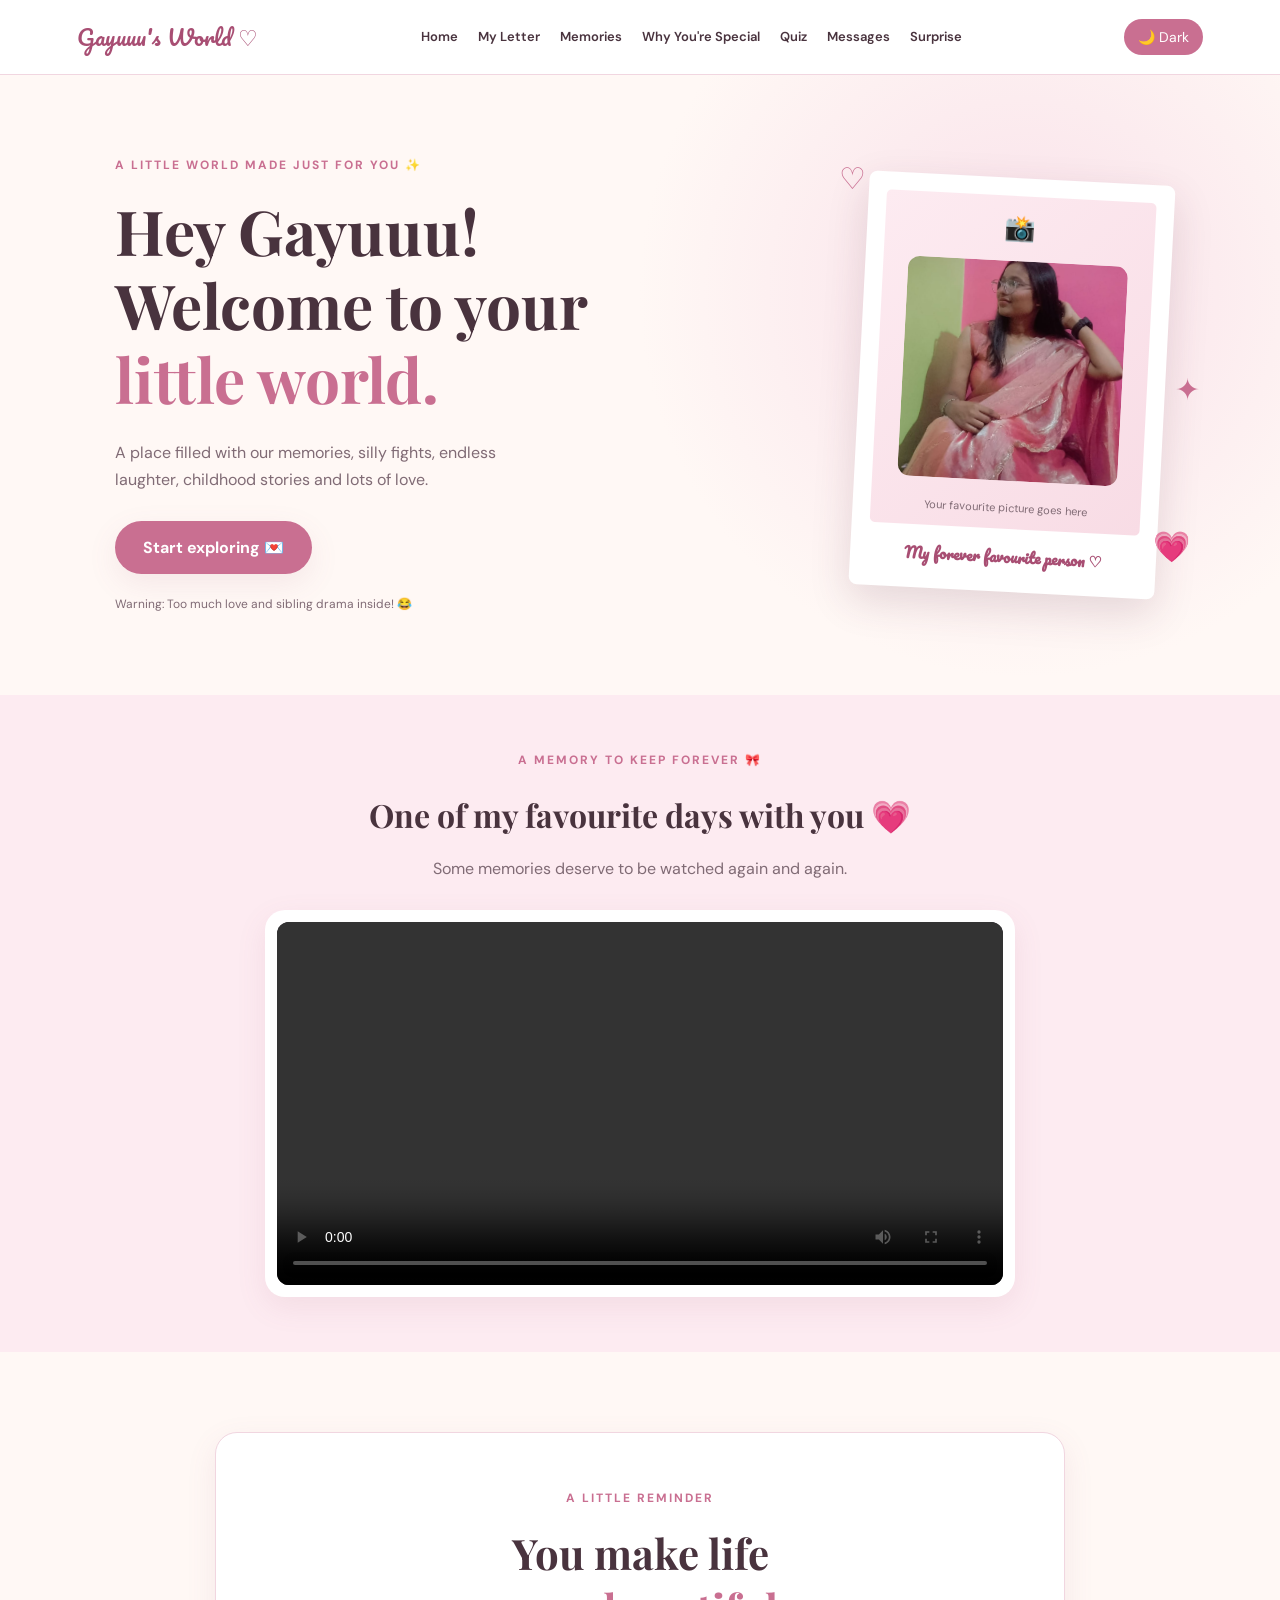
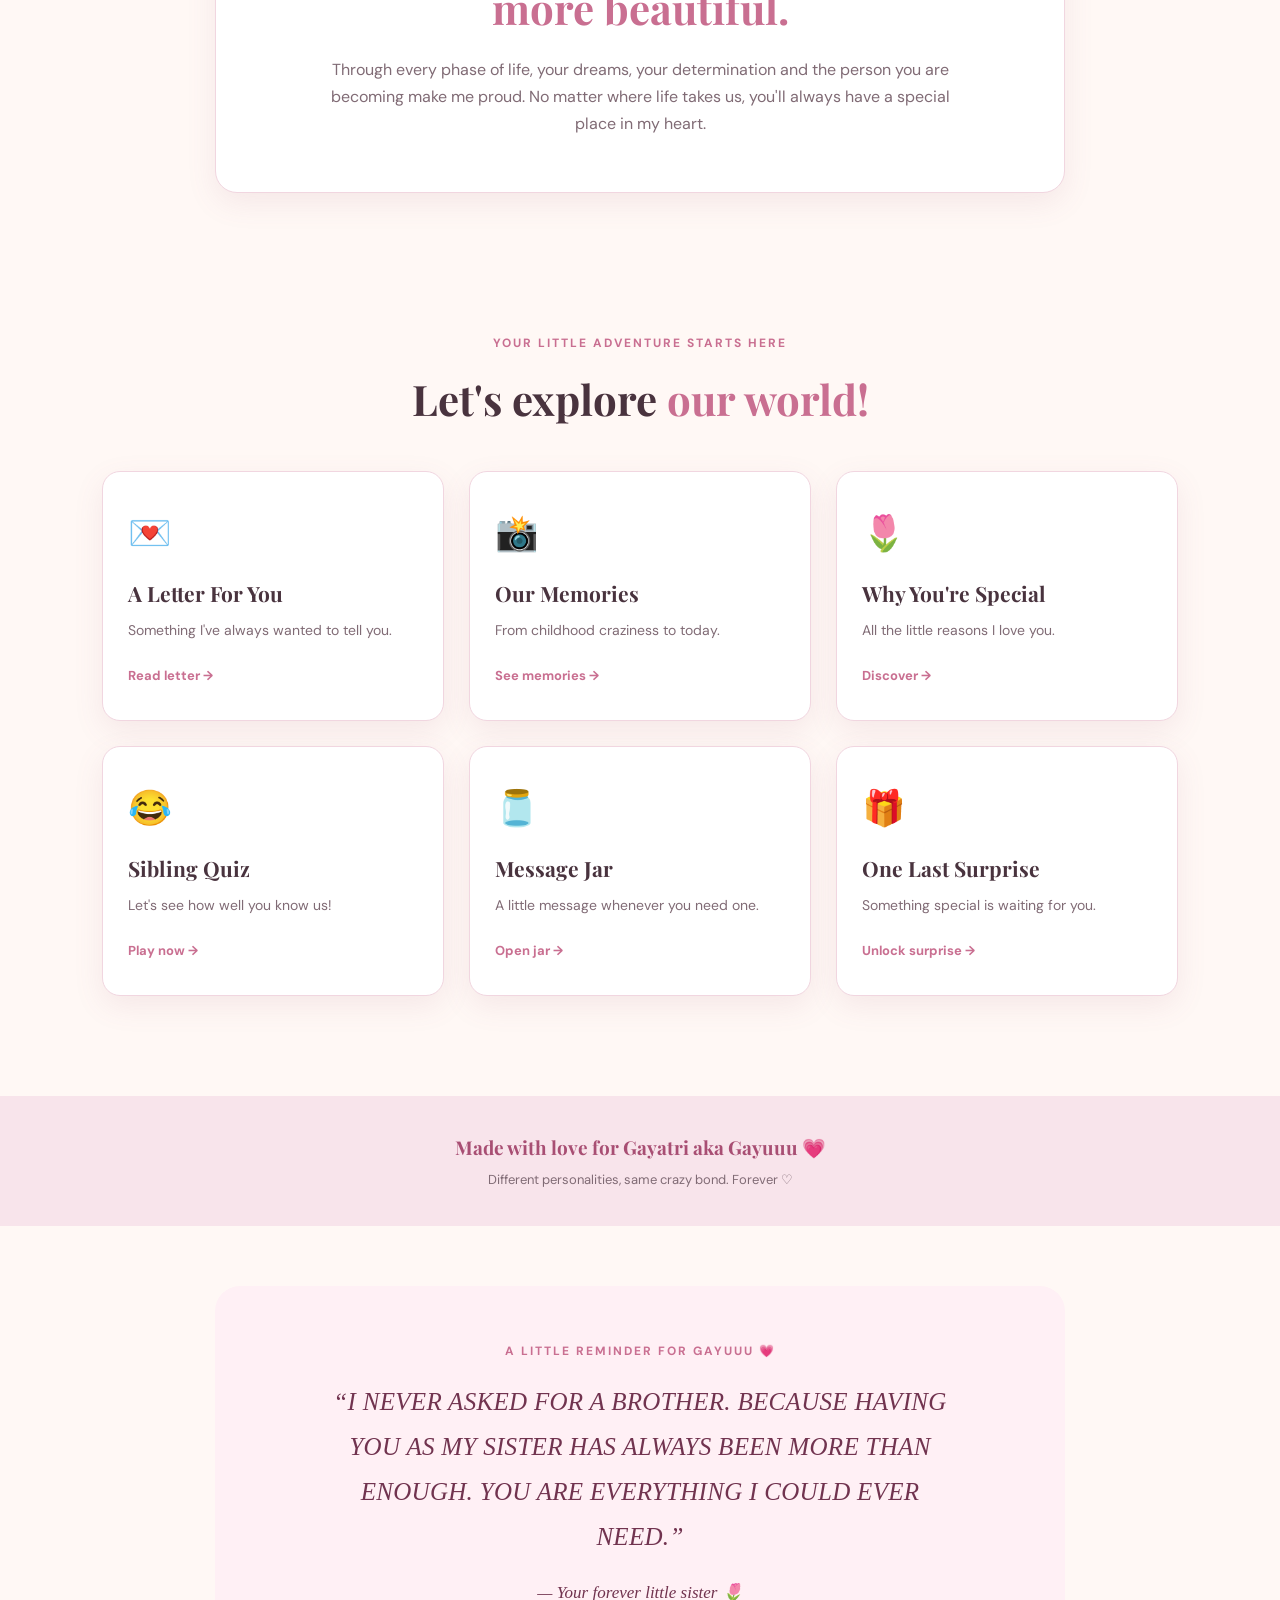
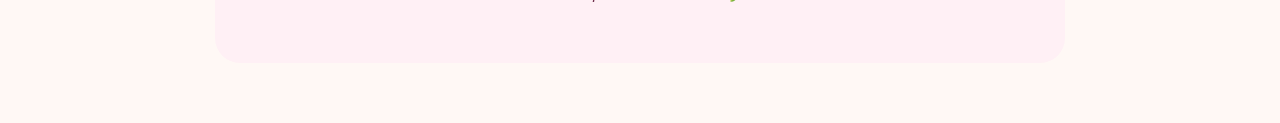
<file: index.html>
<!DOCTYPE html>
<html lang="en">
<head>
    <meta charset="UTF-8">
    <meta name="viewport" content="width=device-width, initial-scale=1.0">

    <title>Gayuuu's World 💗</title>

    <link rel="stylesheet" href="style.css">

    <link href="https://fonts.googleapis.com/css2?family=DM+Sans:wght@400;500;600;700&family=Pacifico&family=Playfair+Display:wght@500;600;700&display=swap" rel="stylesheet">
</head>

<body>

    <nav class="navbar">
        <a href="index.html" class="logo">Gayuuu's World ♡</a>

        <div class="nav-links">
            <a href="index.html">Home</a>
            <a href="letter.html">My Letter</a>
            <a href="memories.html">Memories</a>
            <a href="special.html">Why You're Special</a>
            <a href="quiz.html">Quiz</a>
            <a href="messages.html">Messages</a>
            <a href="surprise.html">Surprise</a>
        </div>
    </nav>

    <main>

        <section class="hero">

            <div class="hero-content">

                <p class="eyebrow">
                    A LITTLE WORLD MADE JUST FOR YOU ✨
                </p>

                <h1>
                    Hey Gayuuu! <br>
                    Welcome to your <span>little world.</span>
                </h1>

                <p class="hero-description">
                    A place filled with our memories,
                    silly fights, endless laughter,
                    childhood stories and lots of love.
                </p>

                <a href="letter.html" class="main-btn">
                    Start exploring 💌
                </a>

                <p class="small-note">
                    Warning: Too much love and sibling drama inside! 😂
                </p>

            </div>

            <div class="hero-image">

                <div class="polaroid">
                    <div class="image-placeholder">
                        <span>📸</span>
                        <img src="images/dii.png" alt="My Favourite Person"
     class="favourite-person-img">
                        <p>Your favourite picture goes here</p>
                    </div>

                    <h3>My forever favourite person ♡</h3>
                </div>

                <span class="floating-heart heart-one">♡</span>
                <span class="floating-heart heart-two">💗</span>
                <span class="floating-heart heart-three">✦</span>

            </div>
 
        </section>


<section class="birthday-video-section">
    <p class="eyebrow">A MEMORY TO KEEP FOREVER 🎀</p>
    <h2>One of my favourite days with you 💗</h2>
    <p>Some memories deserve to be watched again and again.</p>

    <div class="birthday-video-frame">
        <video controls playsinline preload="auto">
            <source src="./videos/birthday.mp4" type="video/mp4">
            Your browser does not support this video.
        </video>
    </div>
</section>


       
    <section class="welcome-message">

    <p class="eyebrow">A LITTLE REMINDER</p>

    <h2>
        You make life <br>
        <span>more beautiful.</span>
    </h2>

    <p>
        Through every phase of life, your dreams, your
        determination and the person you are becoming
        make me proud. No matter where life takes us,
        you'll always have a special place in my heart.
    </p>

    </section>

           

        <section class="explore">

            <p class="eyebrow">YOUR LITTLE ADVENTURE STARTS HERE</p>

            <h2>Let's explore <span>our world!</span></h2>

            <div class="explore-grid">

                <a href="letter.html" class="explore-card">
                    <span>💌</span>
                    <h3>A Letter For You</h3>
                    <p>Something I've always wanted to tell you.</p>
                    <b>Read letter →</b>
                </a>

                <a href="memories.html" class="explore-card">
                    <span>📸</span>
                    <h3>Our Memories</h3>
                    <p>From childhood craziness to today.</p>
                    <b>See memories →</b>
                </a>

                <a href="special.html" class="explore-card">
                    <span>🌷</span>
                    <h3>Why You're Special</h3>
                    <p>All the little reasons I love you.</p>
                    <b>Discover →</b>
                </a>

                <a href="quiz.html" class="explore-card">
                    <span>😂</span>
                    <h3>Sibling Quiz</h3>
                    <p>Let's see how well you know us!</p>
                    <b>Play now →</b>
                </a>

                <a href="messages.html" class="explore-card">
                    <span>🫙</span>
                    <h3>Message Jar</h3>
                    <p>A little message whenever you need one.</p>
                    <b>Open jar →</b>
                </a>

                <a href="surprise.html" class="explore-card">
                    <span>🎁</span>
                    <h3>One Last Surprise</h3>
                    <p>Something special is waiting for you.</p>
                    <b>Unlock surprise →</b>
                </a>

            </div>

        </section>

    </main>

    <footer>
        <h3>Made with love for Gayatri aka Gayuuu 💗</h3>
        <p>Different personalities, same crazy bond. Forever ♡</p>
    </footer>

    <script src="script.js"></script>
<section class="sister-quote">
    <p class="eyebrow">A LITTLE REMINDER FOR GAYUUU 💗</p>
    <h2>
        “I NEVER ASKED FOR A BROTHER. BECAUSE HAVING YOU AS MY
        SISTER HAS ALWAYS BEEN MORE THAN ENOUGH.
        YOU ARE EVERYTHING I COULD EVER NEED.”
    </h2>
    <p>— Your forever little sister 🌷</p>
</section>
</body>
</html>
</file>
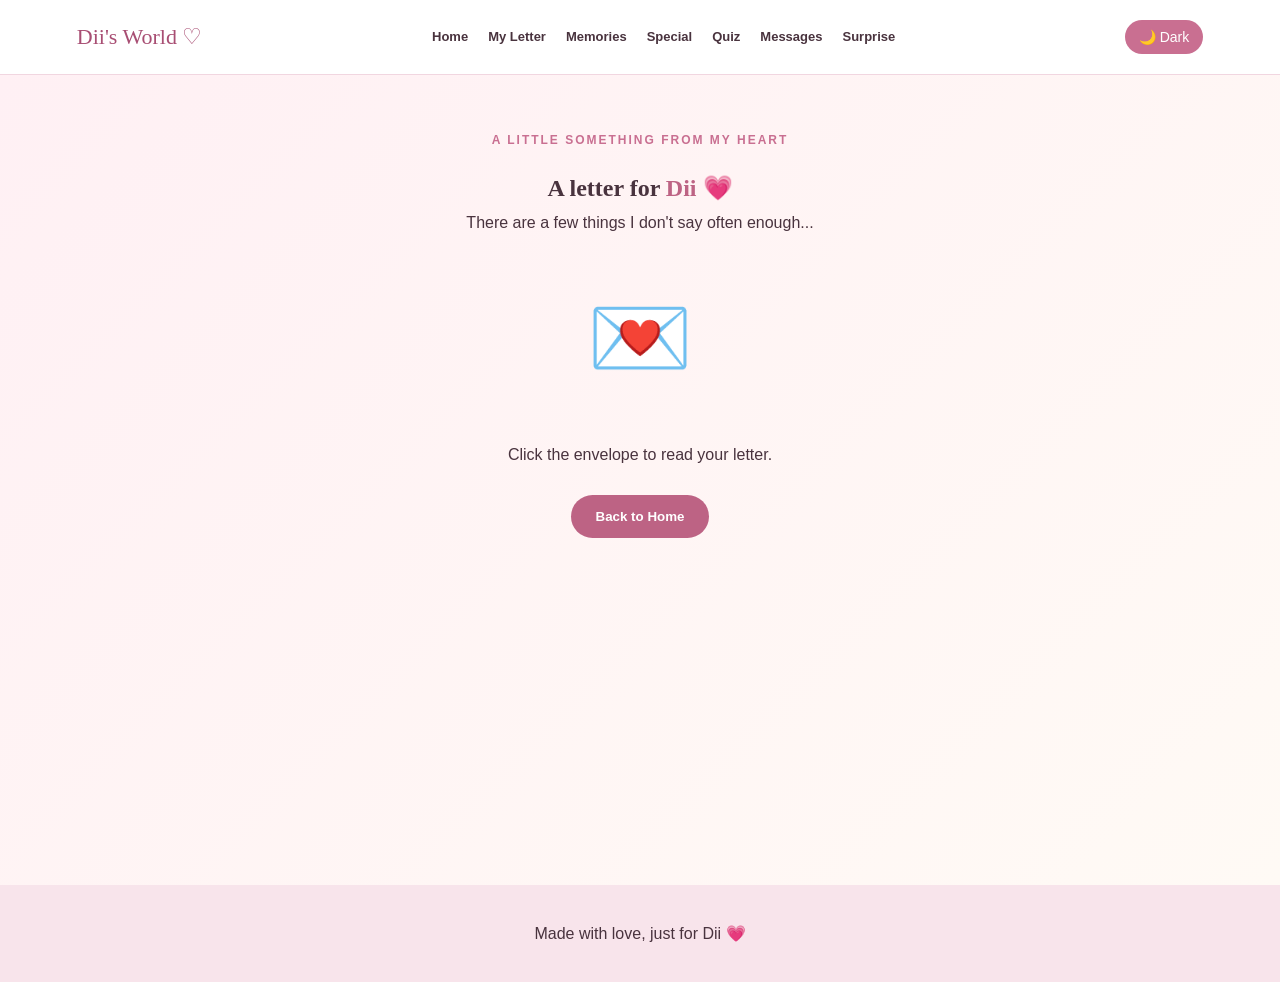
<file: letter.html>
<!DOCTYPE html>
<html lang="en">
<head>
    <meta charset="UTF-8">
    <meta name="viewport" content="width=device-width, initial-scale=1.0">
    <title>A Letter For Dii 💌</title>
    <link rel="stylesheet" href="style.css">
    <style>
        .letter-page {
            min-height: 90vh;
            padding: 70px 20px;
            text-align: center;
            background: linear-gradient(135deg, #fff0f4, #fffaf5);
        }

        .envelope {
            font-size: 85px;
            cursor: pointer;
            display: inline-block;
            transition: transform .4s;
            margin: 30px;
        }

        .envelope:hover {
            transform: scale(1.15) rotate(-8deg);
        }

        .personal-letter {
            display: none;
            max-width: 750px;
            margin: 35px auto;
            padding: 45px;
            text-align: left;
            background: #fffdf8;
            border: 1px solid #f0dce2;
            border-radius: 5px;
            box-shadow: 0 15px 45px #75475b20;
            animation: letterOpen 1s ease;
            line-height: 2;
        }

        .personal-letter h2 {
            color: #bd6384;
            font-family: 'Pacifico', cursive;
            margin-bottom: 25px;
        }

        .personal-letter p {
            margin-bottom: 20px;
            color: #755966;
        }

        .personal-letter .ending {
            font-family: 'Pacifico', cursive;
            color: #bd6384;
            font-size: 20px;
        }

        .letter-btn {
            border: none;
            padding: 14px 25px;
            border-radius: 30px;
            background: #bd6384;
            color: white;
            cursor: pointer;
            font-weight: bold;
        }

        @keyframes letterOpen {
            from {
                opacity: 0;
                transform: translateY(30px);
            }
            to {
                opacity: 1;
                transform: translateY(0);
            }
        }

        @media(max-width: 600px) {
            .personal-letter {
                padding: 25px;
            }
        }
    </style>
</head>

<body>

<nav class="navbar">
    <a href="index.html" class="logo">Dii's World ♡</a>
    <div class="nav-links">
        <a href="index.html">Home</a>
        <a href="letter.html">My Letter</a>
        <a href="memories.html">Memories</a>
        <a href="special.html">Special</a>
        <a href="quiz.html">Quiz</a>
        <a href="messages.html">Messages</a>
        <a href="surprise.html">Surprise</a>
    </div>
</nav>

<section class="letter-page">

    <p class="eyebrow">A LITTLE SOMETHING FROM MY HEART</p>

    <h1 style="font-family:'Playfair Display';">
        A letter for <span style="color:#bd6384;">Dii 💗</span>
    </h1>

    <p>There are a few things I don't say often enough...</p>

    <div class="envelope" onclick="openMyLetter()">
        💌
    </div>

    <p>Click the envelope to read your letter.</p>

 
<article class="personal-letter" id="myLetter">

    <h2>Dear Dii, 💗</h2>

    <p>
        I may not express it every day, but having you
        in my life is something I will always be grateful for. 🥹
    </p>

    <p>
        We've shared so many moments together. Some were
        ordinary, some unforgettable, and some that only
        we could ever understand. Every one of them has
        become a part of our story. 📸
    </p>

    <p>
        One thing I truly admire about you is your
        determination. I see how focused you are on your
        studies, your future and the life you want to build
        for yourself. ✨
    </p>

    <p>
        I hope you never stop dreaming big. Whether you
        discover a new passion, start your own business
        or take a completely different path, I hope you
        always have the courage to follow what you believe in. 🌷
    </p>

    <p>
        I wish you success, independence, happiness and
        the confidence to handle every challenge that
        comes your way. You deserve to see your hard work
        turn into something beautiful. 🌟
    </p>

    <p>
        And remember, you don't have to have everything
        figured out right now. Take your time, learn,
        explore and grow. I'll always be cheering for you. 🤍
    </p>

    <p>
        No matter how much life changes or how busy we
        become, I hope we always make time for each other.
        Some bonds are too precious to be affected by time
        or distance. 🫂
    </p>

    <p class="ending">
        I love you, Dii. Always believe in yourself. ❤️
        <br><br>
        With all my love,<br>
        Your forever supporter ♡
    </p>

</article>

    <br>

    <button class="letter-btn"
        onclick="window.location.href='index.html'">
        Back to Home
    </button>

</section>

<footer>
    Made with love, just for Dii 💗
</footer>

<script>
    function openMyLetter() {
        const letter = document.getElementById("myLetter");

        letter.style.display = "block";

        letter.scrollIntoView({
            behavior: "smooth",
            block: "start"
        });

        document.querySelector(".envelope").innerHTML = "💗";
    }
</script>

<script src="script.js"></script>

</body>
</html>
</file>
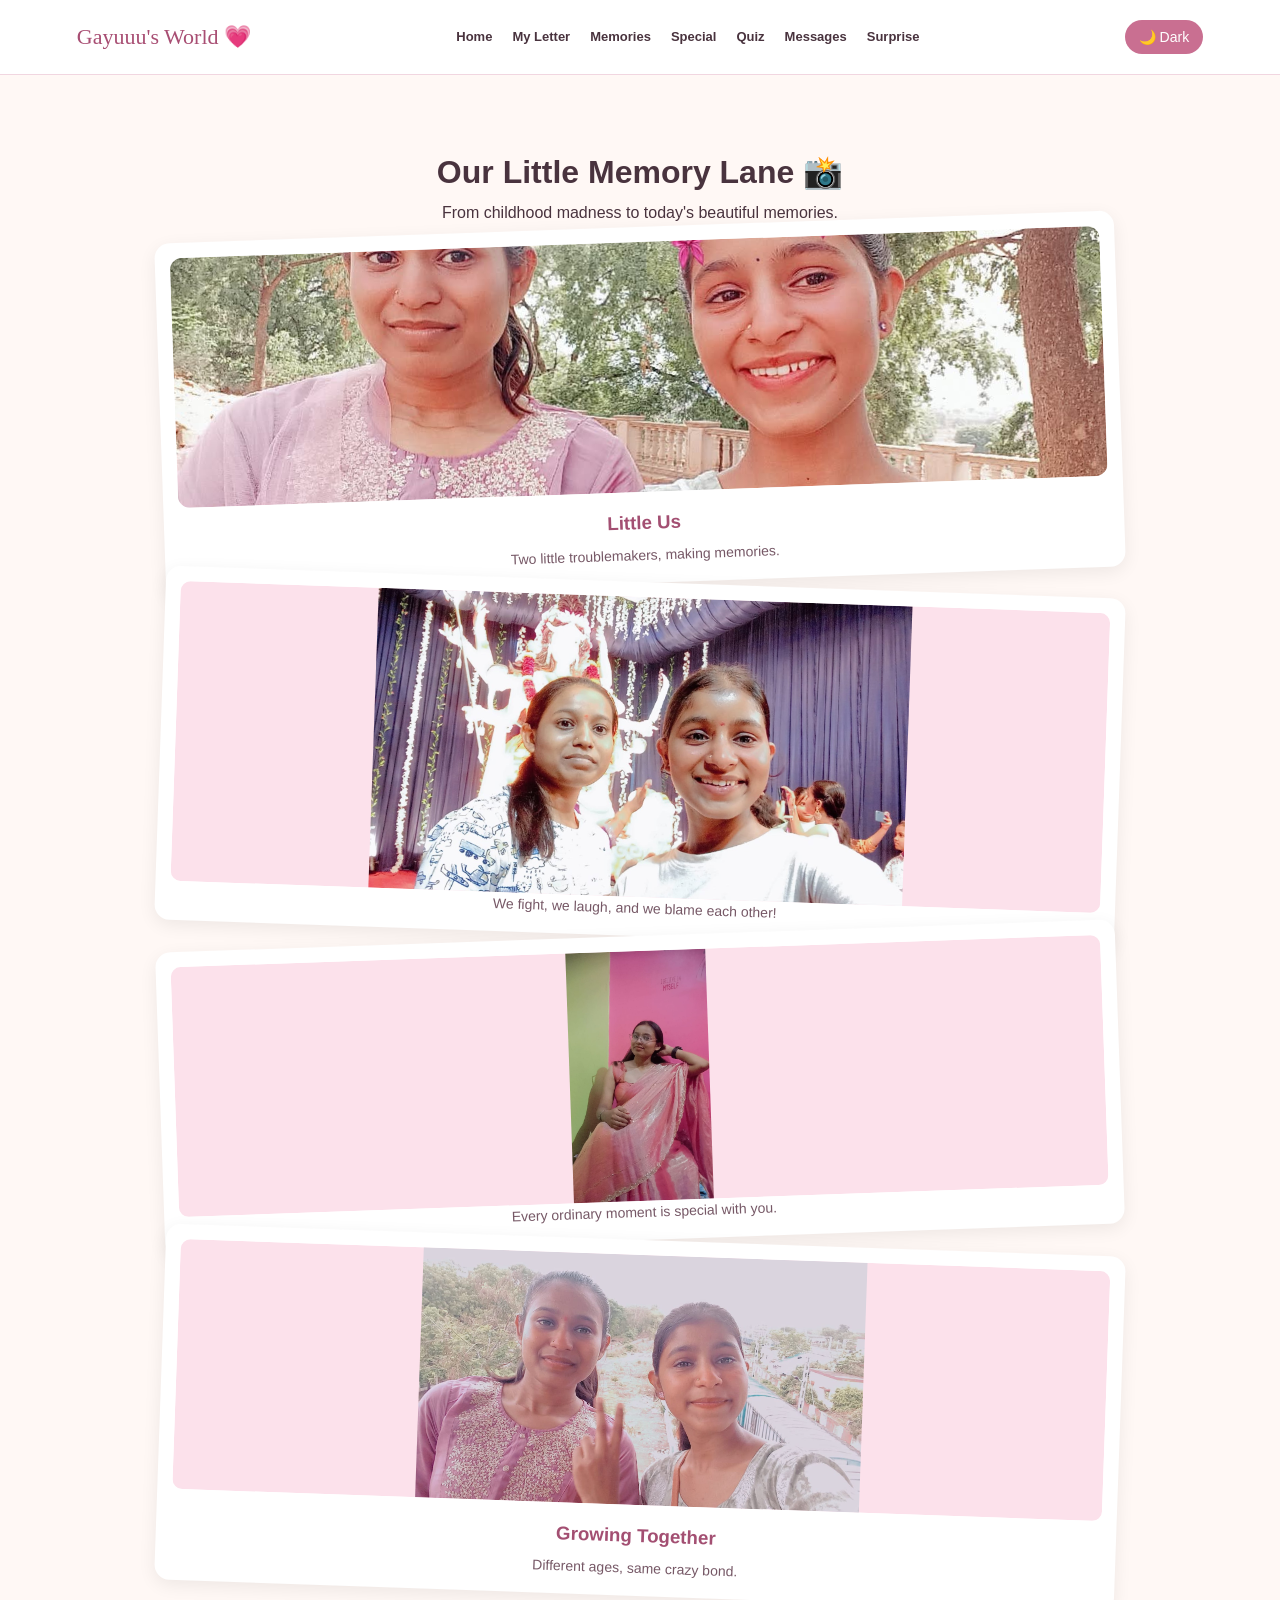
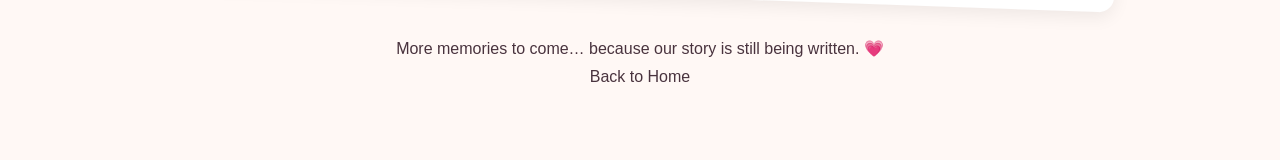
<file: memories.html>
<!DOCTYPE html>
<html lang="en">
<head>
    <meta charset="UTF-8">
    <meta name="viewport" content="width=device-width, initial-scale=1.0">
    <title>Our Memories 💗</title>
    <link rel="stylesheet" href="style.css">
    <style>
        .memories-page {
            max-width: 1000px;
            margin: 50px auto;
            padding: 20px;
            text-align: center;
        }

        .memory-grid {
            display: grid;
            grid-template-columns: repeat(auto-fit, minmax(220px, 1fr));
            gap: 25px;
            margin-top: 35px;
        }

        .memory-card {
            background: white;
            padding: 15px;
            border-radius: 15px;
            box-shadow: 0 5px 18px #00000012;
            transform: rotate(-2deg);
        }

        .memory-card:nth-child(even) {
            transform: rotate(2deg);
        }

        .memory-photo {
            height: 210px;
            background: #fce1eb;
            border: 2px dashed #d98da9;
            border-radius: 10px;
            display: flex;
            align-items: center;
            justify-content: center;
            color: #98536f;
            padding: 10px;
        }

        .memory-card h3 {
            color: #a34f72;
            margin: 15px 0 5px;
        }

        .memory-card p {
            color: #765866;
            font-size: 14px;
        }
    </style>
</head>
<body>

    <nav class="navbar">
        <div class="logo">Gayuuu's World 💗</div>
        <div class="nav-links">
            <a href="index.html">Home</a>
            <a href="letter.html">My Letter</a>
            <a href="memories.html">Memories</a>
            <a href="special.html">Special</a>
            <a href="quiz.html">Quiz</a>
            <a href="messages.html">Messages</a>
            <a href="surprise.html">Surprise</a>
        </div>
    </nav>

    <main class="memories-page">
        <h1>Our Little Memory Lane 📸</h1>
        <p>From childhood madness to today's beautiful memories.</p>

        <div class="memory-card">
    <div class="photo-frame">
        <img src="images/childhood.png" alt="Our childhood memory">
    </div>
    <h3>Little Us</h3>
    <p>Two little troublemakers, making memories.</p>
</div>

            <div class="memory-card">
               <img src="images/together.png" alt="Our childhood memory"
     style="width:100%; height:300px; object-fit:contain;
     border-radius:10px; background:#fce1eb;">
                <p>We fight, we laugh, and we blame each other!</p>
            </div>

            <div class="memory-card">
                <img src="images/gayatri.png" alt="Gayatri"
     style="width:100%; height:250px; object-fit:contain; 
     border-radius:10px; background:#fce1eb;">
                <p>Every ordinary moment is special with you.</p>
            </div>

            <div class="memory-card">
                <img src="images/both.png" alt="Our special memory"
     style="width:100%; height:250px; object-fit:contain;
     border-radius:10px; background:#fce1eb;">
                <h3>Growing Together</h3>
                <p>Different ages, same crazy bond.</p>
            </div>
        </div>

        <p style="margin-top: 40px;">More memories to come… because our story is still being written. 💗</p>
        <a href="index.html" class="btn">Back to Home</a>
    </main>

    <script src="script.js"></script>
</body>
</html>
</file>
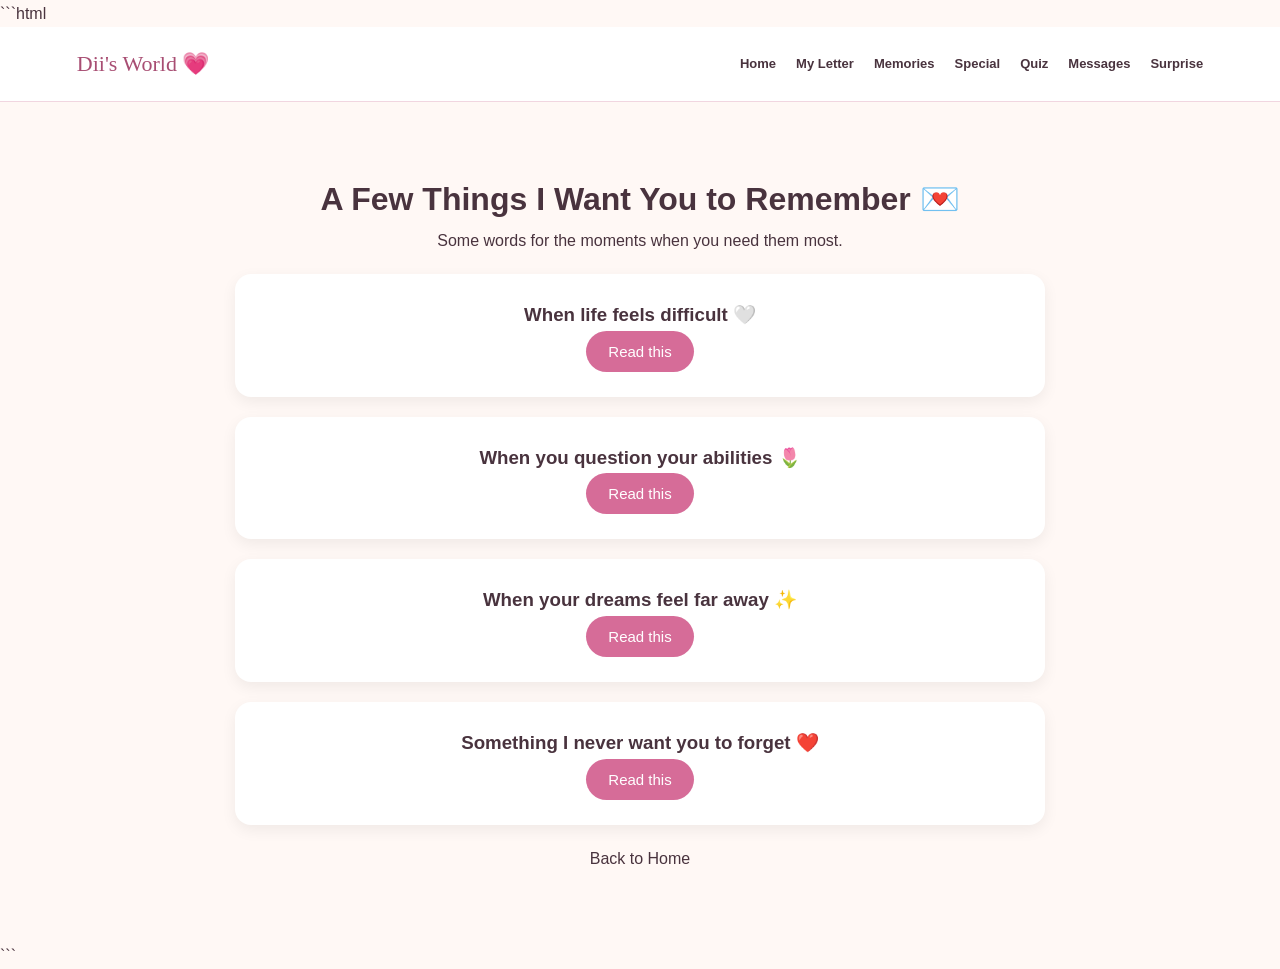
<file: messages.html>
```html
<!DOCTYPE html>
<html lang="en">
<head>
    <meta charset="UTF-8">
    <meta name="viewport" content="width=device-width, initial-scale=1.0">
    <title>Messages For Dii 💌</title>
    <link rel="stylesheet" href="style.css">

    <style>
        .messages-page {
            max-width: 850px;
            margin: 50px auto;
            padding: 20px;
            text-align: center;
        }

        .message-card {
            background: white;
            padding: 25px;
            margin: 20px 0;
            border-radius: 16px;
            box-shadow: 0 5px 15px #00000010;
        }

        .message-card button {
            background: #d66c98;
            color: white;
            border: none;
            padding: 12px 22px;
            border-radius: 25px;
            cursor: pointer;
            font-size: 15px;
        }

        .hidden-message {
            display: none;
            color: #a34f72;
            margin-top: 18px;
            font-size: 17px;
        }
    </style>
</head>

<body>

    <nav class="navbar">
        <div class="logo">Dii's World 💗</div>
        <div class="nav-links">
            <a href="index.html">Home</a>
            <a href="letter.html">My Letter</a>
            <a href="memories.html">Memories</a>
            <a href="special.html">Special</a>
            <a href="quiz.html">Quiz</a>
            <a href="messages.html">Messages</a>
            <a href="surprise.html">Surprise</a>
        </div>
    </nav>

    <main class="messages-page">

        <h1>A Few Things I Want You to Remember 💌</h1>
        <p>Some words for the moments when you need them most.</p>

        <div class="message-card">
            <h3>When life feels difficult 🤍</h3>
            <button onclick="revealMessage('msg1')">Read this</button>
            <p class="hidden-message" id="msg1">
                You don't have to be strong every single day.
                Take your time, breathe and remember that you
                never have to face everything alone. I'm here.
            </p>
        </div>

        <div class="message-card">
            <h3>When you question your abilities 🌷</h3>
            <button onclick="revealMessage('msg2')">Read this</button>
            <p class="hidden-message" id="msg2">
                Don't underestimate how far your efforts can
                take you. Keep learning, keep trying and trust
                yourself. Your journey is worth believing in.
            </p>
        </div>

        <div class="message-card">
            <h3>When your dreams feel far away ✨</h3>
            <button onclick="revealMessage('msg3')">Read this</button>
            <p class="hidden-message" id="msg3">
                You don't need to have every answer today.
                Keep taking small steps towards the life you
                want. I hope you achieve everything you work for.
            </p>
        </div>

        <div class="message-card">
            <h3>Something I never want you to forget ❤️</h3>
            <button onclick="revealMessage('msg4')">Read this</button>
            <p class="hidden-message" id="msg4">
                No achievement, distance or change in life
                could ever make you less important to me.
                You are my Dii, and I will always love you.
            </p>
        </div>

        <a href="index.html" class="btn">Back to Home</a>

    </main>

    <script>
        function revealMessage(id) {
            const message = document.getElementById(id);

            if (message.style.display === "block") {
                message.style.display = "none";
            } else {
                message.style.display = "block";
            }
        }
    </script>

</body>
</html>
```
</file>
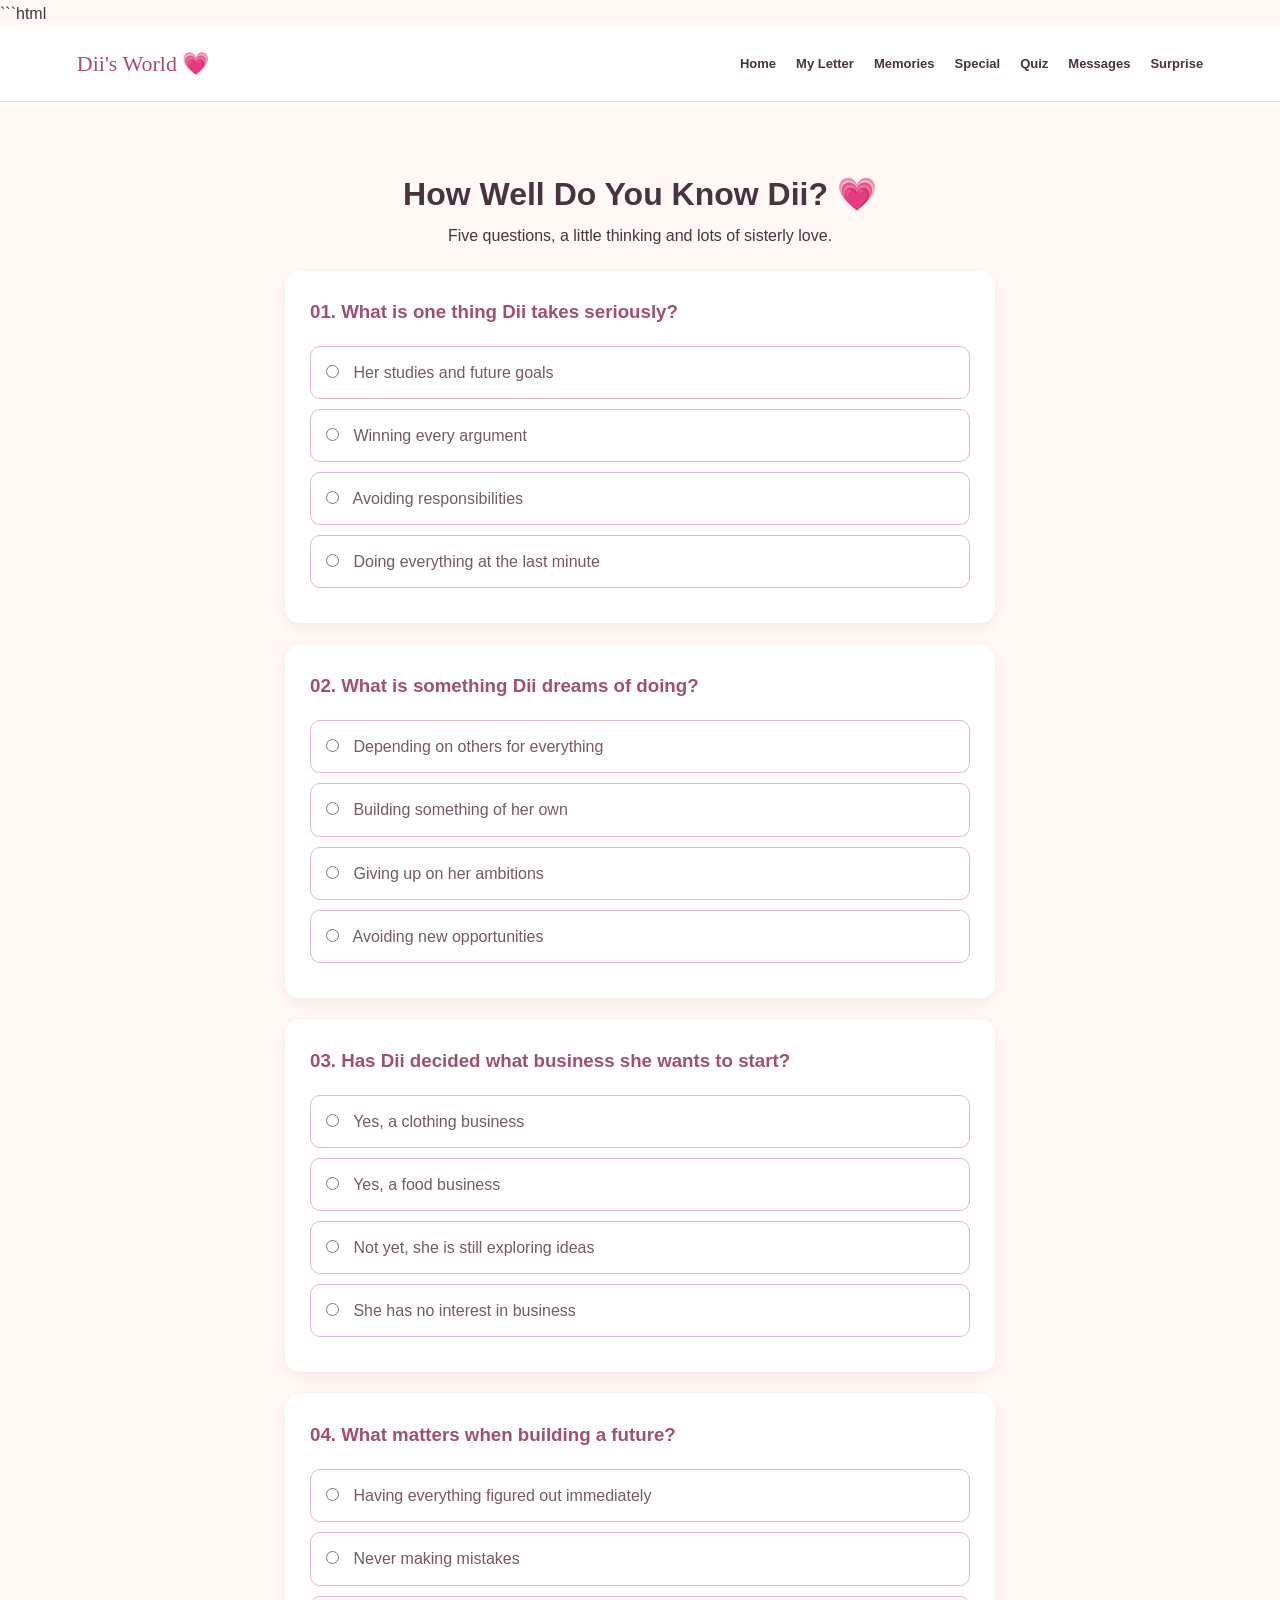
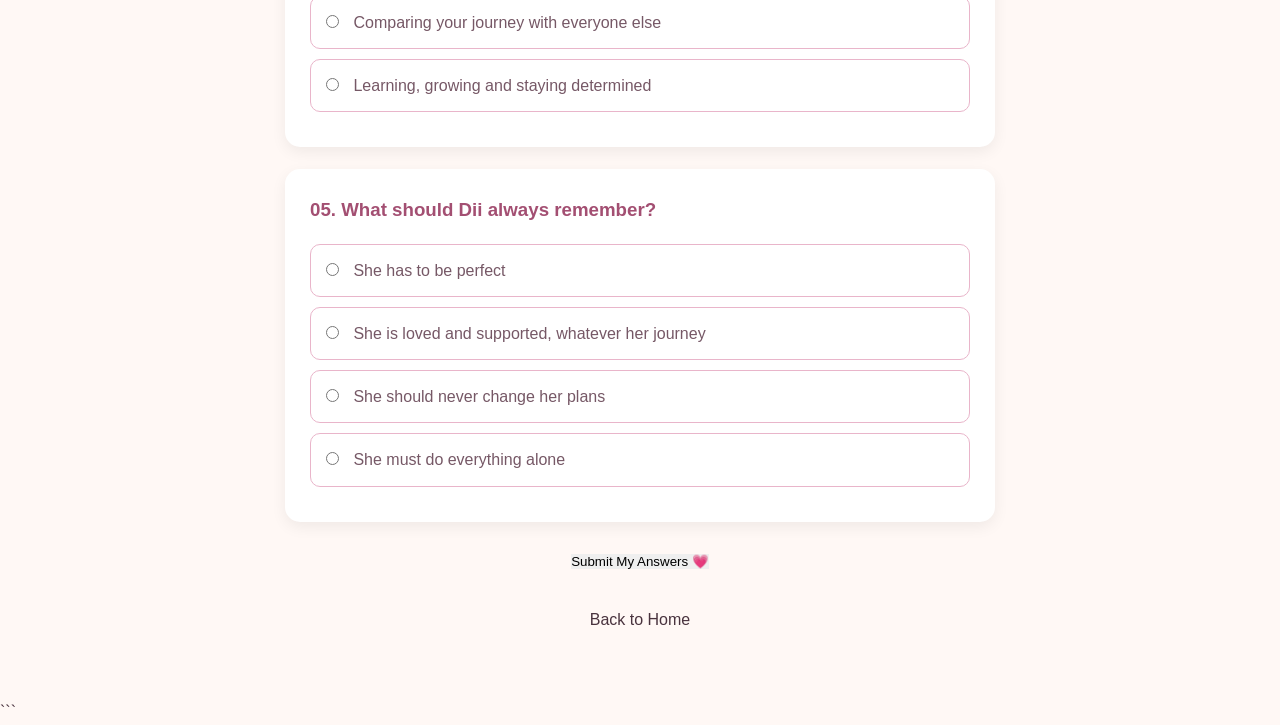
<file: quiz.html>
```html
<!DOCTYPE html>
<html lang="en">
<head>
    <meta charset="UTF-8">
    <meta name="viewport" content="width=device-width, initial-scale=1.0">
    <title>A Little Quiz About Dii 💗</title>
    <link rel="stylesheet" href="style.css">

    <style>
        .quiz-page {
            max-width: 750px;
            margin: 45px auto;
            padding: 20px;
            text-align: center;
        }

        .quiz-card {
            background: white;
            padding: 25px;
            margin: 22px 0;
            border-radius: 15px;
            box-shadow: 0 5px 15px #00000010;
            text-align: left;
        }

        .quiz-card h3 {
            color: #a34f72;
            margin-bottom: 18px;
        }

        .option {
            display: block;
            padding: 12px 15px;
            margin: 10px 0;
            border: 1px solid #e9b5ca;
            border-radius: 10px;
            cursor: pointer;
            color: #765866;
            transition: 0.2s;
        }

        .option:hover {
            background: #fff0f5;
        }

        .option input {
            margin-right: 10px;
            accent-color: #d66c98;
        }

        #result {
            display: none;
            background: #fff0f5;
            padding: 25px;
            margin-top: 25px;
            border-radius: 15px;
            color: #765866;
        }

        .quiz-button {
            border: none;
            cursor: pointer;
            margin: 10px;
        }
    </style>
</head>

<body>

    <nav class="navbar">
        <div class="logo">Dii's World 💗</div>
        <div class="nav-links">
            <a href="index.html">Home</a>
            <a href="letter.html">My Letter</a>
            <a href="memories.html">Memories</a>
            <a href="special.html">Special</a>
            <a href="quiz.html">Quiz</a>
            <a href="messages.html">Messages</a>
            <a href="surprise.html">Surprise</a>
        </div>
    </nav>

    <main class="quiz-page">

        <h1>How Well Do You Know Dii? 💗</h1>
        <p>Five questions, a little thinking and lots of sisterly love.</p>

        <form id="quizForm">

            <div class="quiz-card">
                <h3>01. What is one thing Dii takes seriously?</h3>

                <label class="option">
                    <input type="radio" name="q1" value="a">
                    Her studies and future goals
                </label>

                <label class="option">
                    <input type="radio" name="q1" value="b">
                    Winning every argument
                </label>

                <label class="option">
                    <input type="radio" name="q1" value="c">
                    Avoiding responsibilities
                </label>

                <label class="option">
                    <input type="radio" name="q1" value="d">
                    Doing everything at the last minute
                </label>
            </div>

            <div class="quiz-card">
                <h3>02. What is something Dii dreams of doing?</h3>

                <label class="option">
                    <input type="radio" name="q2" value="a">
                    Depending on others for everything
                </label>

                <label class="option">
                    <input type="radio" name="q2" value="b">
                    Building something of her own
                </label>

                <label class="option">
                    <input type="radio" name="q2" value="c">
                    Giving up on her ambitions
                </label>

                <label class="option">
                    <input type="radio" name="q2" value="d">
                    Avoiding new opportunities
                </label>
            </div>

            <div class="quiz-card">
                <h3>03. Has Dii decided what business she wants to start?</h3>

                <label class="option">
                    <input type="radio" name="q3" value="a">
                    Yes, a clothing business
                </label>

                <label class="option">
                    <input type="radio" name="q3" value="b">
                    Yes, a food business
                </label>

                <label class="option">
                    <input type="radio" name="q3" value="c">
                    Not yet, she is still exploring ideas
                </label>

                <label class="option">
                    <input type="radio" name="q3" value="d">
                    She has no interest in business
                </label>
            </div>

            <div class="quiz-card">
                <h3>04. What matters when building a future?</h3>

                <label class="option">
                    <input type="radio" name="q4" value="a">
                    Having everything figured out immediately
                </label>

                <label class="option">
                    <input type="radio" name="q4" value="b">
                    Never making mistakes
                </label>

                <label class="option">
                    <input type="radio" name="q4" value="c">
                    Comparing your journey with everyone else
                </label>

                <label class="option">
                    <input type="radio" name="q4" value="d">
                    Learning, growing and staying determined
                </label>
            </div>

            <div class="quiz-card">
                <h3>05. What should Dii always remember?</h3>

                <label class="option">
                    <input type="radio" name="q5" value="a">
                    She has to be perfect
                </label>

                <label class="option">
                    <input type="radio" name="q5" value="b">
                    She is loved and supported, whatever her journey
                </label>

                <label class="option">
                    <input type="radio" name="q5" value="c">
                    She should never change her plans
                </label>

                <label class="option">
                    <input type="radio" name="q5" value="d">
                    She must do everything alone
                </label>
            </div>

            <button type="submit" class="btn quiz-button">
                Submit My Answers 💗
            </button>

        </form>

        <div id="result">
            <h2 id="score"></h2>
            <p id="message"></p>
            <button type="button" class="btn quiz-button" onclick="restartQuiz()">
                Try Again
            </button>
        </div>

        <br>
        <a href="index.html" class="btn">Back to Home</a>

    </main>

    <script>
        const correctAnswers = {
            q1: "a",
            q2: "b",
            q3: "c",
            q4: "d",
            q5: "b"
        };

        document.getElementById("quizForm").addEventListener("submit", function(event) {
            event.preventDefault();

            let total = 0;
            let unanswered = false;

            for (let question in correctAnswers) {
                const selected = document.querySelector(
                    'input[name="' + question + '"]:checked'
                );

                if (!selected) {
                    unanswered = true;
                    break;
                }

                if (selected.value === correctAnswers[question]) {
                    total++;
                }
            }

            if (unanswered) {
                alert("Please answer all five questions first! 💗");
                return;
            }

            document.getElementById("quizForm").style.display = "none";
            document.getElementById("result").style.display = "block";

            document.getElementById("score").textContent =
                "You scored " + total + " out of 5!";

            let message = "";

            if (total === 5) {
                message = "Perfect! You really know Dii and understand what matters to her. ❤️";
            } else if (total >= 3) {
                message = "Pretty good! There is always more to discover about someone you love. 🌷";
            } else {
                message = "Looks like there is still more to learn about Dii. Spend some time together and make more memories! 💗";
            }

            document.getElementById("message").textContent = message;
        });

        function restartQuiz() {
            document.getElementById("quizForm").reset();
            document.getElementById("quizForm").style.display = "block";
            document.getElementById("result").style.display = "none";
        }
    </script>

</body>
</html>
```
</file>
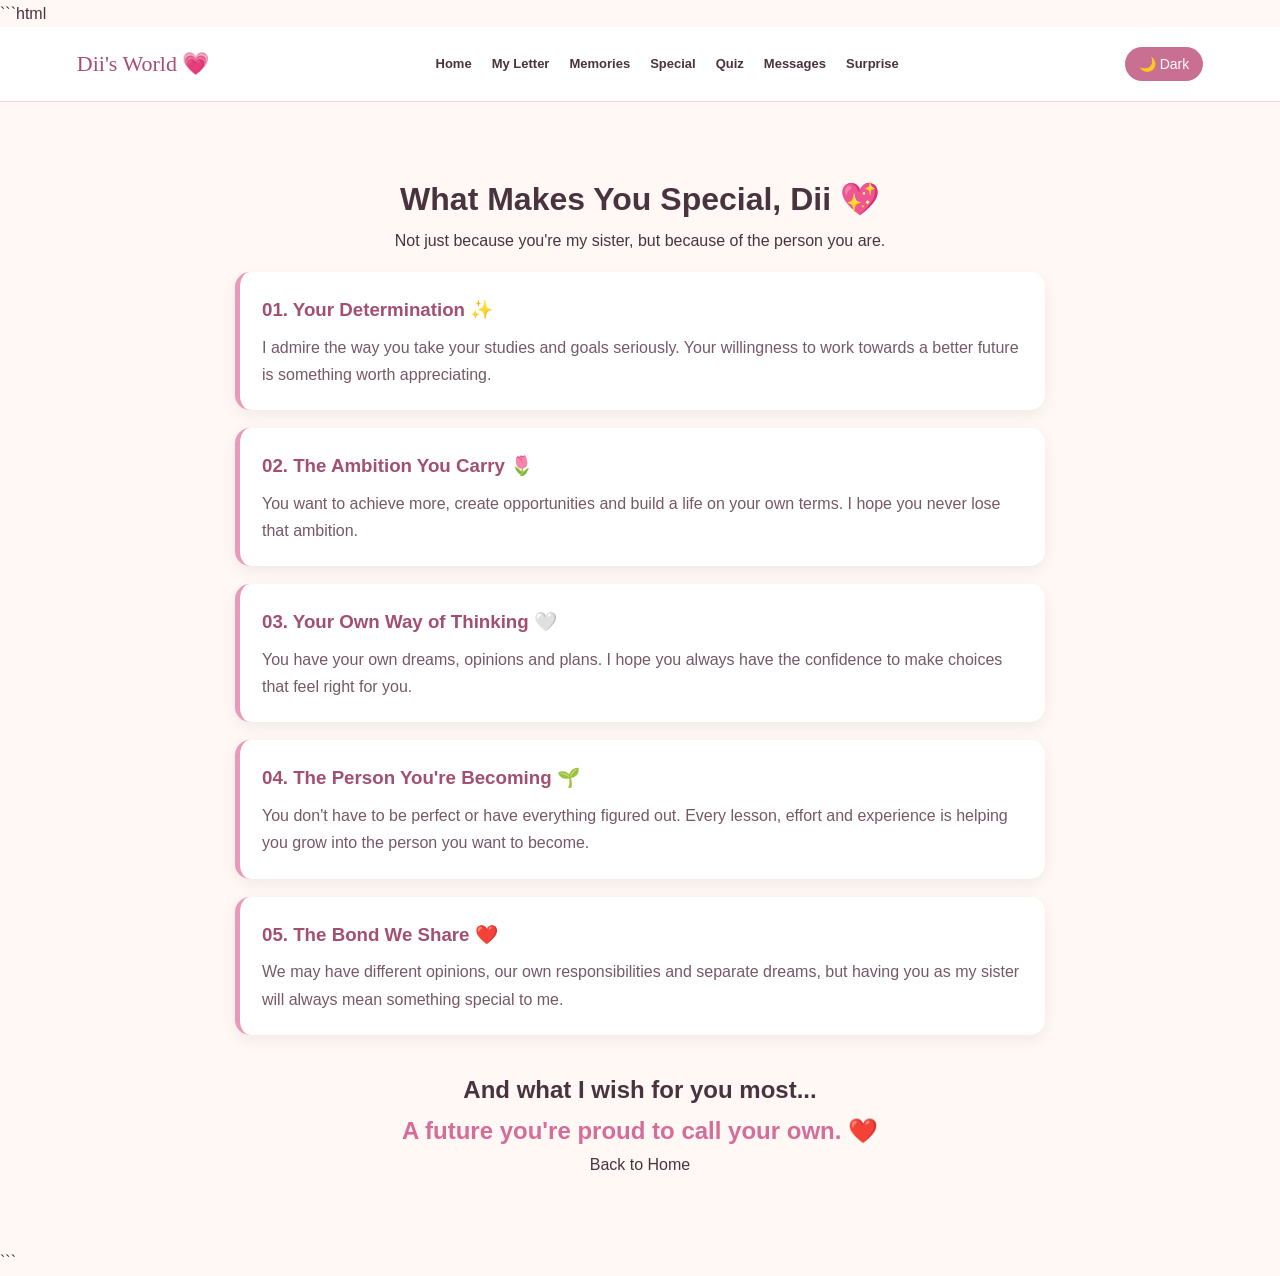
<file: special.html>
```html
<!DOCTYPE html>
<html lang="en">
<head>
    <meta charset="UTF-8">
    <meta name="viewport" content="width=device-width, initial-scale=1.0">
    <title>Why You're Special 💖</title>
    <link rel="stylesheet" href="style.css">
    <style>
        .special-page {
            max-width: 850px;
            margin: 50px auto;
            padding: 20px;
            text-align: center;
        }

        .reason {
            background: white;
            padding: 22px;
            margin: 18px 0;
            border-radius: 15px;
            box-shadow: 0 5px 15px #00000010;
            text-align: left;
            border-left: 5px solid #e99ab8;
        }

        .reason h3 {
            color: #a34f72;
            margin-bottom: 8px;
        }

        .reason p {
            color: #765866;
        }
    </style>
</head>
<body>

    <nav class="navbar">
        <div class="logo">Dii's World 💗</div>
        <div class="nav-links">
            <a href="index.html">Home</a>
            <a href="letter.html">My Letter</a>
            <a href="memories.html">Memories</a>
            <a href="special.html">Special</a>
            <a href="quiz.html">Quiz</a>
            <a href="messages.html">Messages</a>
            <a href="surprise.html">Surprise</a>
        </div>
    </nav>

    <main class="special-page">
        <h1>What Makes You Special, Dii 💖</h1>
        <p>Not just because you're my sister, but because of the person you are.</p>

        <div class="reason">
            <h3>01. Your Determination ✨</h3>
            <p>I admire the way you take your studies and goals seriously. Your willingness to work towards a better future is something worth appreciating.</p>
        </div>

        <div class="reason">
            <h3>02. The Ambition You Carry 🌷</h3>
            <p>You want to achieve more, create opportunities and build a life on your own terms. I hope you never lose that ambition.</p>
        </div>

        <div class="reason">
            <h3>03. Your Own Way of Thinking 🤍</h3>
            <p>You have your own dreams, opinions and plans. I hope you always have the confidence to make choices that feel right for you.</p>
        </div>

        <div class="reason">
            <h3>04. The Person You're Becoming 🌱</h3>
            <p>You don't have to be perfect or have everything figured out. Every lesson, effort and experience is helping you grow into the person you want to become.</p>
        </div>

        <div class="reason">
            <h3>05. The Bond We Share ❤️</h3>
            <p>We may have different opinions, our own responsibilities and separate dreams, but having you as my sister will always mean something special to me.</p>
        </div>

        <h2 style="margin-top: 35px;">And what I wish for you most...</h2>
        <h2 style="color: #d66c98;">A future you're proud to call your own. ❤️</h2>

        <a href="index.html" class="btn">Back to Home</a>
    </main>

    <script src="script.js"></script>
</body>
</html>
```
</file>
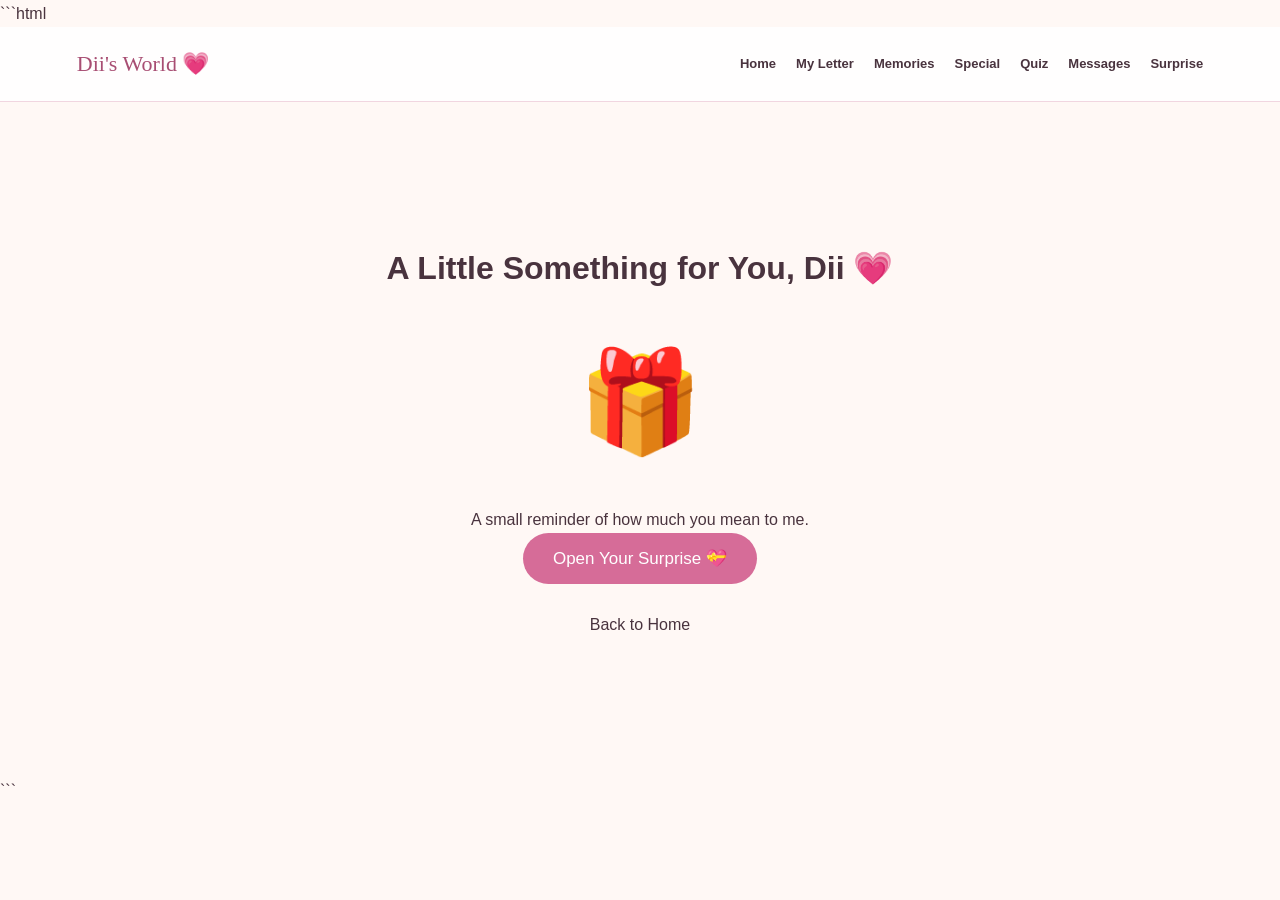
<file: surprise.html>
```html
<!DOCTYPE html>
<html lang="en">
<head>
    <meta charset="UTF-8">
    <meta name="viewport" content="width=device-width, initial-scale=1.0">
    <title>A Surprise for Dii 🎁</title>
    <link rel="stylesheet" href="style.css">

    <style>
        .surprise-page {
            min-height: 75vh;
            display: flex;
            flex-direction: column;
            justify-content: center;
            align-items: center;
            text-align: center;
            padding: 25px;
        }

        .gift {
            font-size: 100px;
            margin: 20px;
            animation: bounce 1.5s infinite;
        }

        .surprise-button {
            border: none;
            padding: 15px 30px;
            background: #d66c98;
            color: white;
            font-size: 17px;
            border-radius: 30px;
            cursor: pointer;
        }

        #surprise-message {
            display: none;
            max-width: 600px;
            margin-top: 30px;
            padding: 25px;
            background: white;
            border-radius: 20px;
            box-shadow: 0 5px 20px #00000015;
            color: #a34f72;
            line-height: 1.8;
        }

        @keyframes bounce {
            50% { transform: translateY(-15px); }
        }
    </style>
</head>

<body>

    <nav class="navbar">
        <div class="logo">Dii's World 💗</div>
        <div class="nav-links">
            <a href="index.html">Home</a>
            <a href="letter.html">My Letter</a>
            <a href="memories.html">Memories</a>
            <a href="special.html">Special</a>
            <a href="quiz.html">Quiz</a>
            <a href="messages.html">Messages</a>
            <a href="surprise.html">Surprise</a>
        </div>
    </nav>

    <main class="surprise-page">
        <h1>A Little Something for You, Dii 💗</h1>

        <div class="gift">🎁</div>

        <p>A small reminder of how much you mean to me.</p>

        <button class="surprise-button" onclick="openSurprise()">
            Open Your Surprise 💝
        </button>

        <div id="surprise-message">
            <h2>For My Dii 🥹❤️</h2>

            <p>
                No matter how much life changes, how busy we become,
                or how far our dreams take us, I hope you always know
                how important you are to me.
            </p>

            <p>
                I admire your determination, your ambitions and the
                way you keep working towards the life you want.
                I hope you get every opportunity you deserve and
                build a future that makes you genuinely happy.
            </p>

            <p>
                We may not say it every day, but I am grateful to
                have you as my sister. Through every little moment,
                every disagreement and every new chapter, I'll
                always be cheering for you.
            </p>

            <h2>Always proud of you, Dii. 🤍</h2>
            <p>Love you, always. 🫂❤️</p>
        </div>

        <br>
        <a href="index.html" class="btn">Back to Home</a>
    </main>

    <script>
        function openSurprise() {
            const message = document.getElementById("surprise-message");
            message.style.display = "block";
            message.scrollIntoView({ behavior: "smooth" });
        }
    </script>

</body>
</html>
```
</file>
<file: style.css>
/* =================================
   DII'S WORLD 💗
   Complete Website Styling
================================= */

:root {
    --cream: #fff8f5;
    --white: #ffffff;
    --pink: #f8dce5;
    --light-pink: #fdebf1;
    --dark-pink: #c96f91;
    --deep-pink: #a84e73;
    --text: #49333e;
    --muted: #806b75;
    --border: #f1d6e0;
    --shadow: 0 10px 30px rgba(160, 91, 119, 0.10);
}

* {
    margin: 0;
    padding: 0;
    box-sizing: border-box;
}

html {
    scroll-behavior: smooth;
}

body {
    font-family: 'DM Sans', sans-serif;
    background: var(--cream);
    color: var(--text);
    line-height: 1.7;
    overflow-x: hidden;
    transition: background 0.3s, color 0.3s;
}

a {
    text-decoration: none;
    color: inherit;
}

button {
    font-family: inherit;
}

/* NAVBAR */

.navbar {
    width: 100%;
    min-height: 75px;
    padding: 15px 6%;
    display: flex;
    align-items: center;
    justify-content: space-between;
    gap: 20px;
    background: rgba(255, 255, 255, 0.92);
    border-bottom: 1px solid var(--border);
    position: sticky;
    top: 0;
    z-index: 1000;
    flex-wrap: wrap;
}

.logo {
    font-family: 'Pacifico', cursive;
    font-size: 22px;
    color: var(--deep-pink);
    white-space: nowrap;
}

.nav-links {
    display: flex;
    align-items: center;
    gap: 20px;
    flex-wrap: wrap;
}

.nav-links a {
    font-size: 13px;
    font-weight: 600;
    color: var(--text);
    transition: color 0.3s;
}

.nav-links a:hover {
    color: var(--dark-pink);
}

/* HERO SECTION */

.hero {
    min-height: 620px;
    padding: 80px 9%;
    display: flex;
    align-items: center;
    justify-content: space-between;
    gap: 60px;
    background:
        radial-gradient(circle at 80% 35%, #f9e0e9, transparent 35%),
        var(--cream);
}

.hero-content {
    max-width: 570px;
}

.eyebrow {
    color: var(--dark-pink);
    font-size: 12px;
    font-weight: 700;
    letter-spacing: 2px;
    margin-bottom: 18px;
}

.hero h1 {
    font-family: 'Playfair Display', serif;
    font-size: clamp(38px, 5vw, 62px);
    line-height: 1.2;
    margin-bottom: 22px;
}

.hero h1 span,
.welcome-message h2 span,
.explore h2 span {
    color: var(--dark-pink);
}

.hero-description {
    color: var(--muted);
    font-size: 16px;
    max-width: 440px;
    margin-bottom: 28px;
}

.main-btn {
    display: inline-block;
    background: var(--dark-pink);
    color: white;
    padding: 13px 28px;
    border-radius: 30px;
    font-weight: 700;
    box-shadow: var(--shadow);
    transition: 0.3s;
}

.main-btn:hover {
    background: var(--deep-pink);
    transform: translateY(-3px);
}

.small-note {
    margin-top: 20px;
    font-size: 12px;
    color: var(--muted);
}

/* HERO PHOTO */

.hero-image {
    position: relative;
    display: flex;
    justify-content: center;
    align-items: center;
    min-width: 280px;
}

.polaroid {
    background: white;
    padding: 18px 18px 22px;
    border-radius: 8px;
    box-shadow: 0 15px 40px rgba(90, 50, 65, 0.15);
    transform: rotate(3deg);
    text-align: center;
}

.image-placeholder {
    width: 270px;
    min-height: 280px;
    padding: 12px;
    background: linear-gradient(135deg, #fdebf1, #f8dce5);
    display: flex;
    flex-direction: column;
    align-items: center;
    justify-content: center;
    border-radius: 5px;
}

.image-placeholder > span {
    font-size: 25px;
}

.image-placeholder p {
    font-size: 11px;
    color: var(--muted);
    margin-top: 8px;
}

.favourite-person-img {
    width: 220px;
    height: 220px;
    object-fit: cover;
    border-radius: 12px;
    display: block;
    margin: 10px auto;
}

.polaroid h3 {
    font-family: 'Pacifico', cursive;
    color: var(--deep-pink);
    font-size: 15px;
    margin-top: 15px;
}

.floating-heart {
    position: absolute;
    color: var(--dark-pink);
    font-size: 30px;
    animation: float 3s ease-in-out infinite;
}

.heart-one {
    top: -25px;
    left: -20px;
}

.heart-two {
    bottom: 20px;
    right: -25px;
    animation-delay: 1s;
}

.heart-three {
    top: 45%;
    right: -35px;
    animation-delay: 1.5s;
}

@keyframes float {
    0%, 100% { transform: translateY(0); }
    50% { transform: translateY(-15px); }
}

/* WELCOME MESSAGE */

.welcome-message {
    max-width: 850px;
    margin: 80px auto;
    padding: 55px 45px;
    text-align: center;
    background: var(--white);
    border: 1px solid var(--border);
    border-radius: 22px;
    box-shadow: var(--shadow);
}

.welcome-message h2,
.explore h2 {
    font-family: 'Playfair Display', serif;
    font-size: clamp(30px, 4vw, 42px);
    line-height: 1.3;
    margin-bottom: 20px;
}

.welcome-message > p:last-child {
    max-width: 650px;
    margin: auto;
    color: var(--muted);
}

/* EXPLORE SECTION */

.explore {
    padding: 60px 8% 100px;
    text-align: center;
}

.explore-grid {
    display: grid;
    grid-template-columns: repeat(3, 1fr);
    gap: 25px;
    margin-top: 45px;
}

.explore-card {
    background: var(--white);
    padding: 32px 25px;
    border: 1px solid var(--border);
    border-radius: 18px;
    text-align: left;
    box-shadow: var(--shadow);
    transition: transform 0.3s, box-shadow 0.3s;
}

.explore-card:hover {
    transform: translateY(-7px);
    box-shadow: 0 15px 35px rgba(160, 91, 119, 0.17);
}

.explore-card > span {
    font-size: 35px;
}

.explore-card h3 {
    font-family: 'Playfair Display', serif;
    font-size: 21px;
    margin: 12px 0 8px;
}

.explore-card p {
    color: var(--muted);
    font-size: 14px;
    margin-bottom: 18px;
}

.explore-card b {
    color: var(--dark-pink);
    font-size: 13px;
}

/* FOOTER */

footer {
    padding: 35px 20px;
    text-align: center;
    background: #f8e4eb;
}

footer h3 {
    font-family: 'Playfair Display', serif;
    color: var(--deep-pink);
    font-size: 19px;
}

footer p {
    color: var(--muted);
    font-size: 13px;
    margin-top: 5px;
}

/* DARK MODE */

body.dark-mode {
    --cream: #211923;
    --white: #302433;
    --text: #f8eaf0;
    --muted: #d0b9c5;
    --light-pink: #49303f;
    --border: #594052;
    background: var(--cream);
    color: var(--text);
}

body.dark-mode .navbar {
    background: #291f2d;
    border-color: #51384d;
}

body.dark-mode .nav-links a {
    color: var(--text);
}

body.dark-mode .hero {
    background:
        radial-gradient(circle at 80% 35%, #49303f, transparent 35%),
        #211923;
}

body.dark-mode .polaroid,
body.dark-mode .welcome-message,
body.dark-mode .explore-card {
    background: var(--white);
    color: var(--text);
    border-color: var(--border);
}

body.dark-mode .image-placeholder {
    background: #49303f;
}

body.dark-mode footer {
    background: #302433;
}

.theme-toggle {
    border: none;
    border-radius: 25px;
    padding: 9px 14px;
    background: var(--dark-pink);
    color: white;
    cursor: pointer;
    font-size: 14px;
    white-space: nowrap;
}

/* FLOWER SHOWER */

.flower-petal {
    position: fixed;
    top: -30px;
    z-index: 9999;
    pointer-events: none;
    animation: petalFall linear forwards;
}

@keyframes petalFall {
    0% {
        transform: translateY(-30px) rotate(0deg);
        opacity: 1;
    }
    100% {
        transform: translateY(105vh) rotate(360deg);
        opacity: 0;
    }
}

@media (prefers-reduced-motion: reduce) {
    .flower-petal {
        display: none;
    }
}

/* OTHER PAGES - SHARED STYLING */

section:not(.hero):not(.welcome-message):not(.explore) {
    padding: 55px 8%;
}

h1, h2, h3 {
    overflow-wrap: break-word;
}

/* RESPONSIVE DESIGN */

@media (max-width: 900px) {
    .hero {
        padding: 60px 6%;
        gap: 35px;
    }

    .nav-links {
        gap: 12px;
    }

    .explore-grid {
        grid-template-columns: repeat(2, 1fr);
    }
}

@media (max-width: 650px) {
    .navbar {
        justify-content: center;
        text-align: center;
    }

    .nav-links {
        justify-content: center;
        gap: 10px 15px;
    }

    .nav-links a {
        font-size: 12px;
    }

    .hero {
        flex-direction: column;
        text-align: center;
        padding: 55px 7%;
    }

    .hero-content {
        margin: auto;
    }

    .hero-description {
        margin-left: auto;
        margin-right: auto;
    }

    .hero-image {
        margin-top: 25px;
    }

    .welcome-message {
        margin: 45px 6%;
        padding: 35px 22px;
    }

    .explore {
        padding: 45px 6% 65px;
    }

    .explore-grid {
        grid-template-columns: 1fr;
    }

    .image-placeholder {
        width: 240px;
        min-height: 250px;
    }

    .favourite-person-img {
        width: 200px;
        height: 200px;
    }

    .theme-toggle {
        margin: 5px;
    }
}

/* Fix memory gallery image sizes */
.memory-card img {
    width: 100%;
    height: 250px;
    object-fit: cover;
    display: block;
    border-radius: 12px;
}


/* BIRTHDAY VIDEO SECTION */

.birthday-video-section {
    padding: 70px 8%;
    text-align: center;
    background: var(--light-pink);
}

.birthday-video-section h2 {
    font-family: 'Playfair Display', serif;
    font-size: 32px;
    color: var(--text);
    margin-bottom: 12px;
}

.birthday-video-section > p:not(.eyebrow) {
    color: var(--muted);
    margin-bottom: 28px;
}

.birthday-video-frame {
    max-width: 750px;
    margin: 0 auto;
    padding: 12px;
    background: white;
    border-radius: 20px;
    box-shadow: var(--shadow);
}

.birthday-video-frame video {
    width: 100%;
    max-height: 450px;
    display: block;
    object-fit: contain;
    border-radius: 12px;
    background: #211923;
}

body.dark-mode .birthday-video-frame {
    background: #302433;
}

@media (max-width: 600px) {
    .birthday-video-section {
        padding: 45px 6%;
    }

    .birthday-video-section h2 {
        font-size: 25px;
    }
}
/* Sister quote styling */
.sister-quote {
    max-width: 850px;
    margin: 60px auto;
    padding: 45px 30px;
    text-align: center;
    background: #fff0f5;
    border-radius: 25px;
    color: #71334f;
}

.sister-quote h2 {
    font-family: Georgia, serif;
    font-size: 25px;
    font-weight: 400;
    font-style: italic;
    line-height: 1.8;
    text-transform: none;
    letter-spacing: 0.3px;
}

.sister-quote p:last-child {
    font-family: Georgia, serif;
    font-style: italic;
    font-size: 17px;
    margin-top: 20px;
}
</file>
